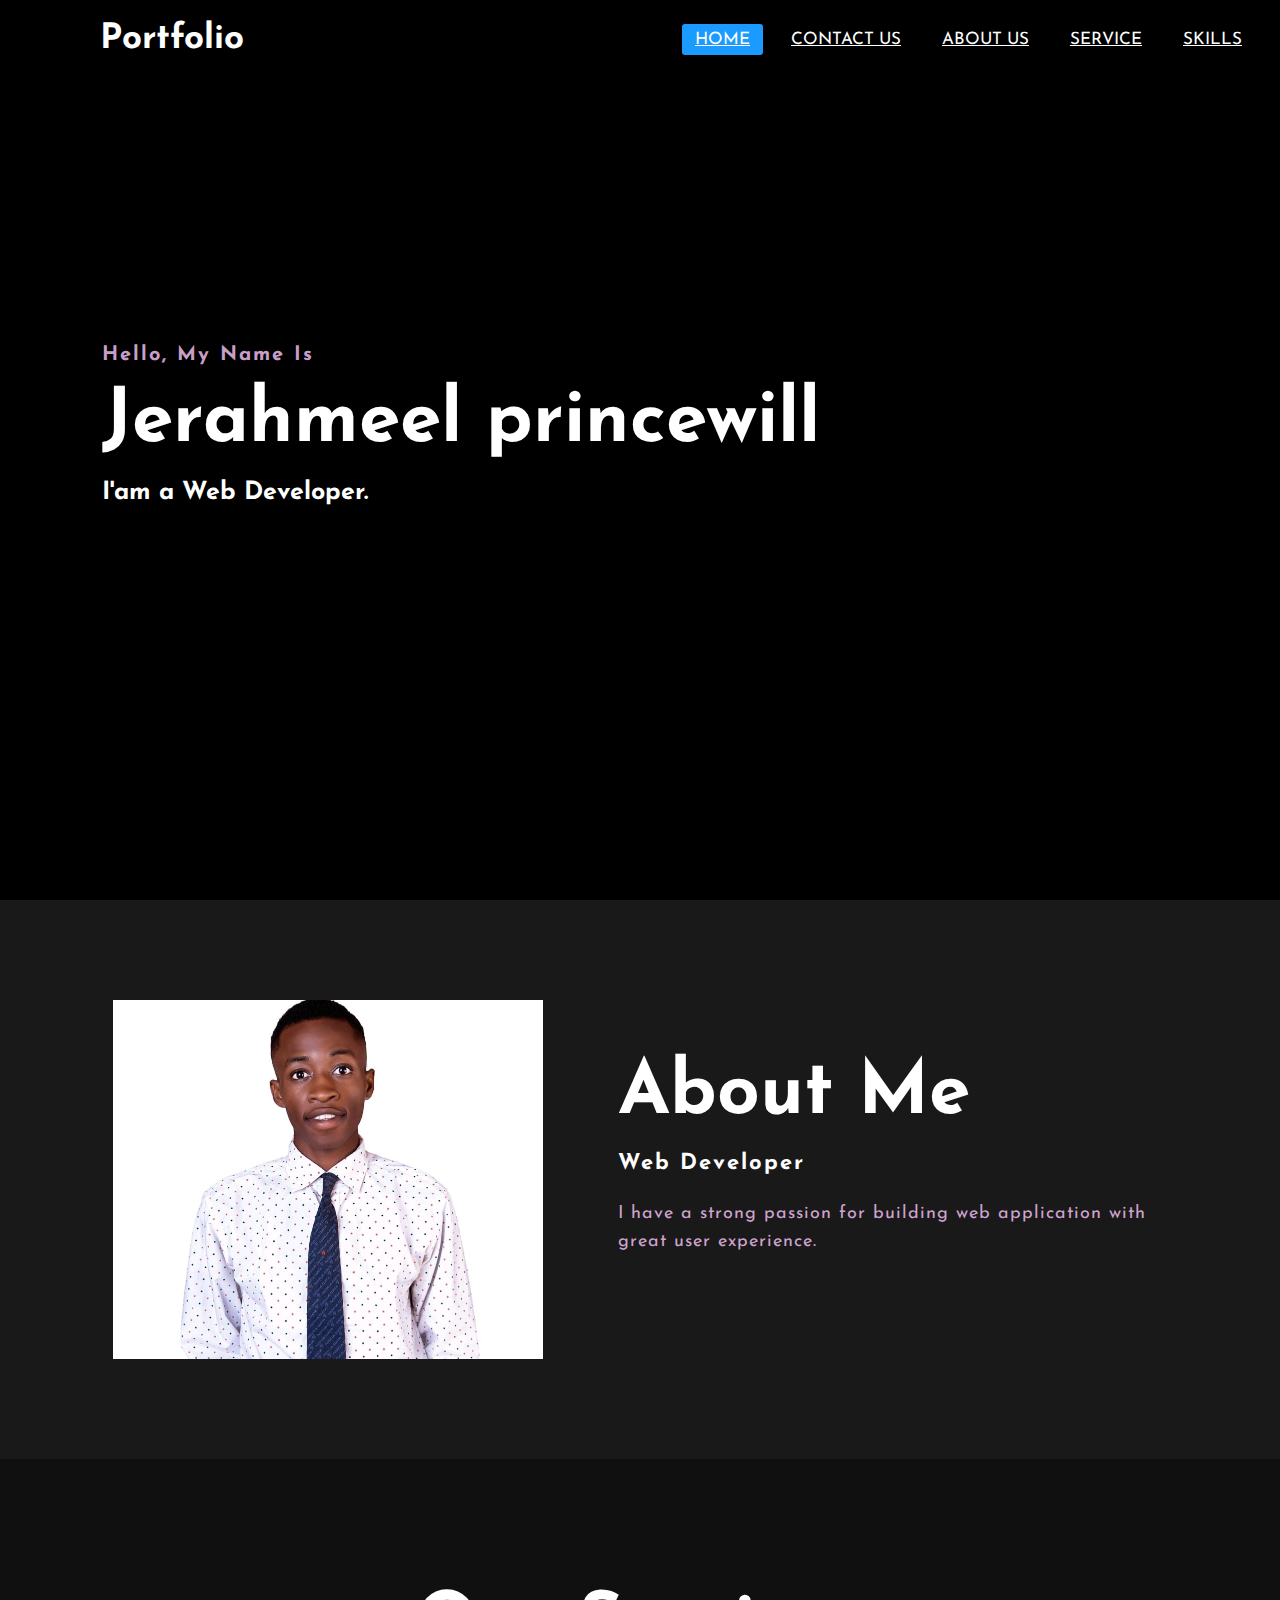
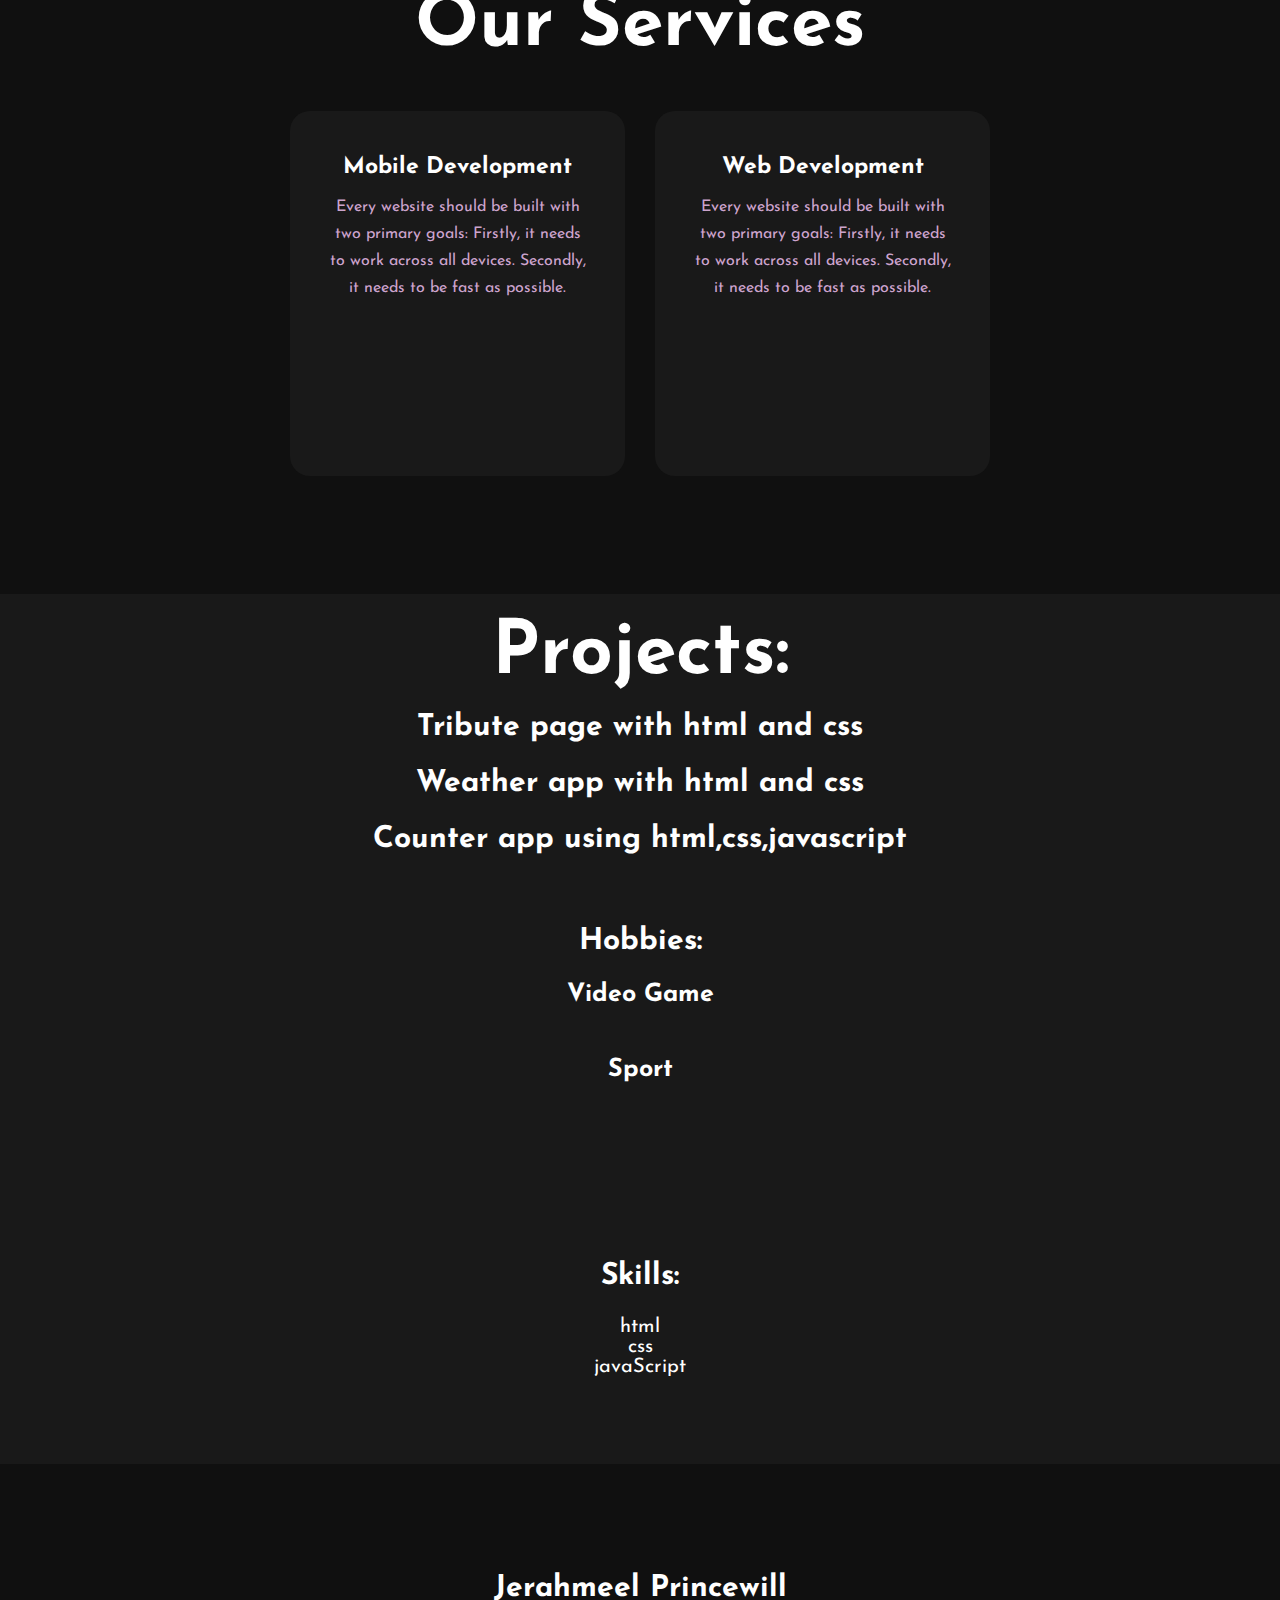
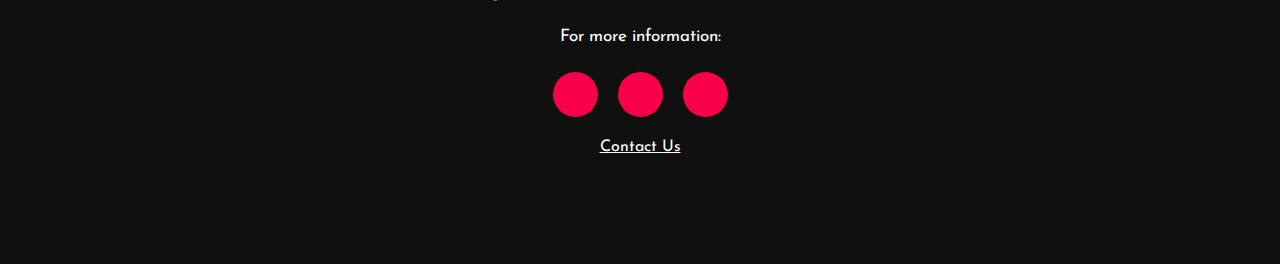
<file: week 3/css fundamentals/index.html>
<!DOCTYPE html>
<html>
<head>
	<title>Portfolio </title>
	<link rel="stylesheet" type="text/css" href="style.css">
<link rel="stylesheet" href="https://fonts.googleapis.com/icon?family=Material+Icons">
	<link rel="preconnect" href="https://fonts.gstatic.com">
  <link href="https://fonts.googleapis.com/css2?family=Josefin+Sans:ital,wght@0,100;0,200;0,300;0,400;0,500;0,600;0,700;1,100;1,200;1,300;1,400;1,500;1,600;1,700&display=swap" rel="stylesheet">

  <link rel="stylesheet" href="https://cdnjs.cloudflare.com/ajax/libs/font-awesome/5.15.3/css/all.min.css" integrity="sha512-iBBXm8fW90+nuLcSKlbmrPcLa0OT92xO1BIsZ+ywDWZCvqsWgccV3gFoRBv0z+8dLJgyAHIhR35VZc2oM/gI1w==" crossorigin="anonymous" referrerpolicy="no-referrer" />

</head>
<body>
	<!----hero Section start---->

	<div class="hero">
	<nav >
  <input type="checkbox" id="check">
  <label for="check" class="checkbtn">
<i class="material-icons">menu</i>
  </label>
 <label class="logo">
   Portfolio
 </label>
  
 
   <ul>
     <li><a class="active" href="#">Home</a></li>
     <li><a href="contact.html">Contact Us</a></li>
     <li><a href="#about ">About us</a></li>
     <li><a href="#service">Service</a></li>
     <li><a href="#skills">Skills</a></li>
   </ul>
</nav>

		<div class="content">
			<h4>Hello, My Name Is</h4>
			<h1>Jerahmeel <span>princewill</span></h1>
			<h3>I'am a Web Developer.</h3>
		
		</div>
	</div>

	<!----About section start---->
	<section id="about" class="about">
		<div class="main">
			<img src="me.png">
			<div class="about-text">
				<h2>About Me</h2>
				<h5>Web Developer</h5>
				<p>I have a strong passion for building web application with great user experience.
           </p>
				
			</div>
		</div>
	</section>

	<!-----service section start----------->
	<div id="service" class="service">
		<div class="title">
			<h2>Our Services</h2>
		</div>

		<div class="box">
			<div class="card">
				<i class="fas fa-mobile"></i>
				<h5>Mobile Development</h5>
				<div class="pra">
					<p>Every website should be built with two primary goals: Firstly, it needs to work across all devices. Secondly, it needs to be fast as possible.</p>

					
				</div>
			</div>
			<div class="card">
				<i class="fas fa-laptop"></i>
        
				<h5>Web Development</h5>
				<div class="pra">
					<p>Every website should be built with two primary goals: Firstly, it needs to work across all devices. Secondly, it needs to be fast as possible.</p>

					
				</div>
			</div>

	

		
		</div>
	</div>

	<!------Contact Me------>
	<div class="contact-me">
		<h1>Projects:</h1>
	<p>Tribute page with html and css</p>
	<p>Weather app with html and css</p>
	<p>Counter app using html,css,javascript</p>
	</div>
	<div class="contact-me">
		<p>Hobbies:</p>
  
    <h3>Video Game</h3>
    <h3>Sport</h3>
    
    
	</div>
	<div id="skills" class="contact-me">
		<p>Skills:</p>
  
    <ul>
      <li>html</li>
      <li>css</li>
      <li>javaScript</li>
    </ul>
    
    
	</div>


	<!------footer start--------->
	<footer>
		<p>Jerahmeel Princewill</p>
		<p>For more information:</p>
		<div class="social">
			<a href="#"><i class="fab fa-facebook-f"></i></a>
			<a href="#"><i class="fab fa-instagram"></i></a>
			<a href="#"><i class="fab fa-dribbble"></i></a>
		</div>
		<p><a class="contact-us" href="contact.html">Contact Us</a></p>
	</footer>
</body>
</html>
</file>
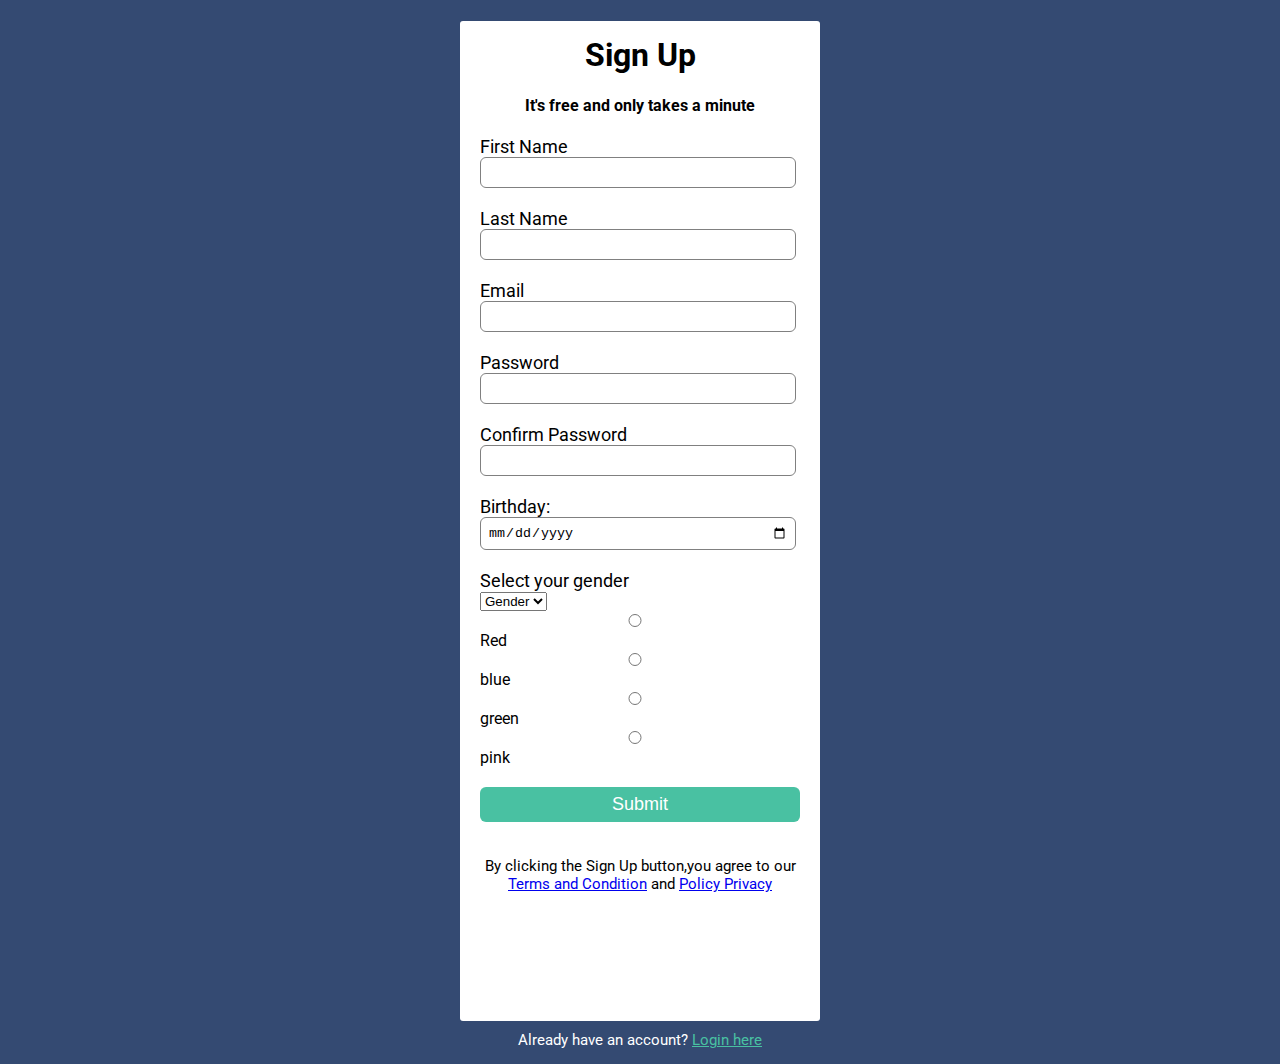
<file: week 3/using html and css/index.html>
<!DOCTYPE html>
<html lang="en">

<head>
  <title>Sign Up | By Code Info</title>
  <link rel="stylesheet" href="style.css" />
  <link href="https://fonts.googleapis.com/css2?family=Roboto:wght@300&display=swap" rel="stylesheet" />
</head>

<body>
  <div class="signup-box">
    <h1>Sign Up</h1>
    <h4>It's free and only takes a minute</h4>
    <form action="success.html">
      <label>First Name</label>
      <input type="text" placeholder="" required />
      <label>Last Name</label>
      <input type="text" placeholder="" required />
      <label>Email</label>
      <input type="email" placeholder="" required />
      <label>Password</label>
      <input type="password" placeholder="" required />
      <label>Confirm Password</label>
      <input type="password" placeholder="" required />
      <label for="Date Of Birth">Birthday:</label>
      <input type="date" id="birthday" name="birthday">
      <label for="gender"> Select your gender</label>
      <select name="gender">
        <option value="none" selected>Gender</option>
        <option value="male">Male</option>
        <option value="female">Female</option>
        <option value="other">other</option>




        <label>Kindly Select your favorite color</lebel>
          <input type="radio" name="red" value="red"> Red <br>
          <input type="radio" name="color" value="blue"> blue <br>
          <input type="radio" name="color" value="green">green<br>
          <input type="radio" name="color" value="pink">pink <br>



          <input class="btn" type="submit" value="Submit" />

    </form>
    <p>
      By clicking the Sign Up button,you agree to our <br />
      <a href="#">Terms and Condition</a> and <a href="#">Policy Privacy</a>
    </p>
  </div>
  <p class="para-2">
    Already have an account? <a href="login.html">Login here</a>
  </p>
</body>

</html>
</file>
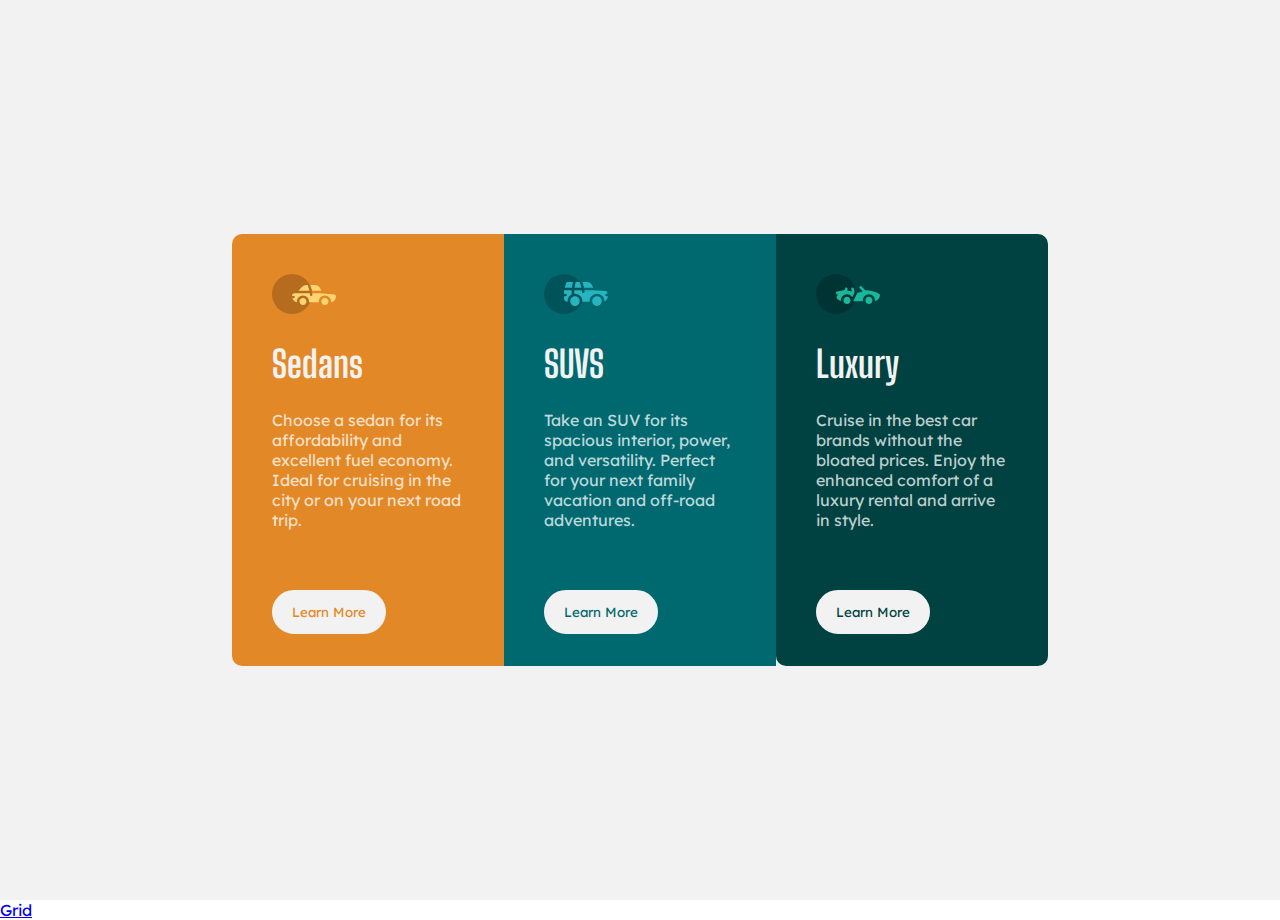
<file: week4/css cont/index.html>
<!DOCTYPE html>
<html lang="en">

<head>
  <meta charset="UTF-8">
  <meta name="viewport" content="width=device-width, initial-scale=1.0">
  <!-- displays site properly based on user's device -->

  <link rel="icon" type="image/png" sizes="32x32" href="./images/favicon-32x32.png">

  <title>flex</title>
  <link rel="stylesheet" href="style.css">
</head>

<body>
  <div class="container">
    <div class="items">
      <div class="item first">
        <div class="image"><img src="./images/icon-sedans.svg" alt="icon"></div>
        <h1>
          Sedans
        </h1>
        <p>
          Choose a sedan for its affordability and excellent fuel economy. Ideal for cruising in the city
          or on your next road trip.
        </p>
        <button>Learn more</button>
      </div>
      <div class="item second">
        <div class="image"><img src="./images/icon-suvs.svg" alt="icon"></div>
        <h1>
          SUVS
        </h1>
        <p>
          Take an SUV for its spacious interior, power, and versatility. Perfect for your next family vacation
          and off-road adventures.
        </p>
        <button>Learn more</button>
      </div>
      <div class="item third">
        <div class="image"><img src="./images/Flexbox/icon-luxury.svg" alt="icon"></div>
        <h1>
          Luxury
        </h1>
        <p>
          Cruise in the best car brands without the bloated prices. Enjoy the enhanced comfort of a luxury
          rental and arrive in style.
        </p>
        <button>Learn more</button>
      </div>
    </div>
  </div>
<a href="grid.html">Grid</a>
</body>

</html>
</file>
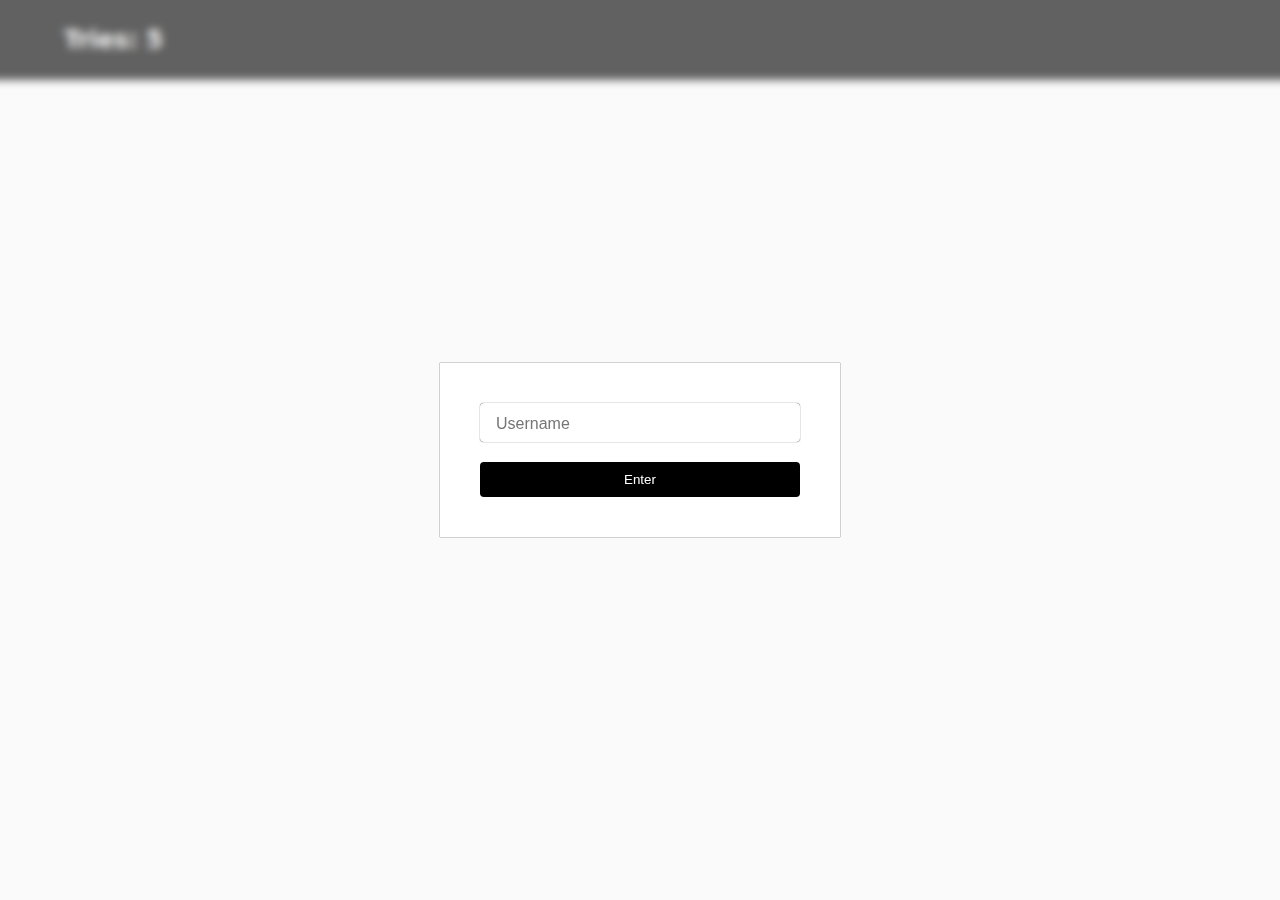
<file: week4/guessing game task/index.html>
<!DOCTYPE html>
<html lang="en">
<head>
    <meta charset="UTF-8">
    <meta http-equiv="X-UA-Compatible" content="IE=edge">
    <meta name="viewport" content="width=device-width, initial-scale=1.0">
    <link rel="stylesheet" href="./style.css">
    <title>Guess Game</title>
</head>
<body>

    <!-- Header -->
    <nav>
        <div class="container">
            <div class="nav_container">
                <div class="nav_left">
                    <h2>Tries: <span id="life"></span></h2>
                </div>
                <div class="nav_right">
                    
                    <span id="user"></span>
                </div>
            </div>
        </div>
    </nav>

    <!-- Main -->
    <main>
        <div class="container">
            <div class="game_section">
                <h2>Guessing game</h2>
                <p id="question"></p>
                <input type="number" id="guessInput" placeholder="Secret number " />
                <button id="guessBtn"><span>Submit</span></button>
            </div>
        </div>
    </main>

    <!-- User Section -->
    <div class="user_section_container">
        <div class="container">
            <div class="user_section">
                <input type="text" name="username" 
                    id="username" placeholder="Username"
                    autocomplete="off" 
                />
                <button id="userBtn"><span>Enter</span></button>
            </div>
        </div>
    </div>
    
    <!-- Toast -->
    <div class="toast"></div>

    <!-- Game over alert -->
    <div class="game_over">
        <div class="flex_center_center">
            <h2>Game Over, try again.</h2>
            <button id="resetBtn">Try Again!</button>
        </div>
    </div>

    <script src="./index.js"></script>
</body>
</html>
</file>
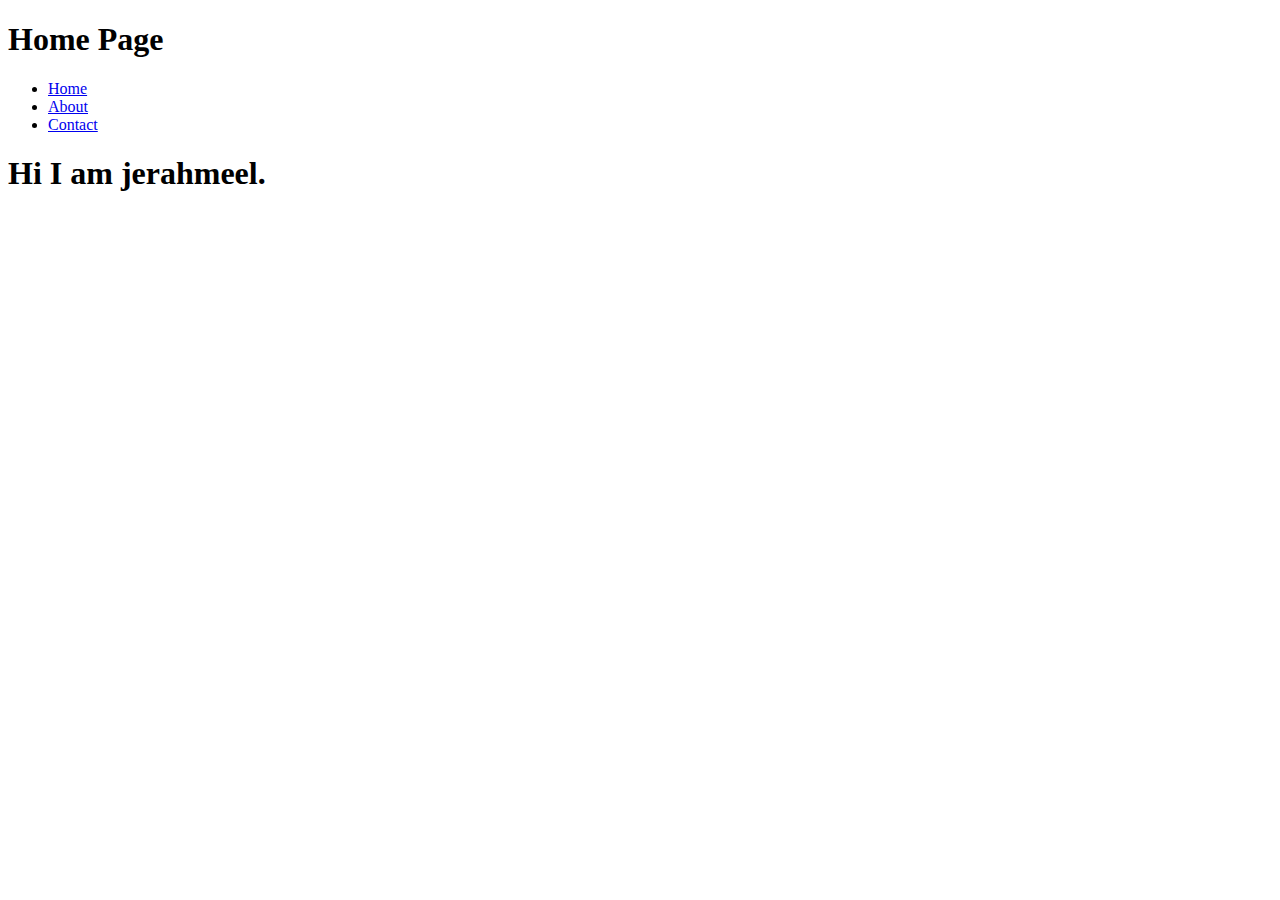
<file: week5/NodeJS-Assignment-main/public/index.html>
<!DOCTYPE html>
<html lang="en">
  <head>
    <meta charset="UTF-8" />
    <meta name="viewport" content="width=device-width, initial-scale=1.0" />
    <meta http-equiv="X-UA-Compatible" content="ie=edge" />
    <title>Home Page</title>
  </head>
  <body>
    <h1>Home Page</h1>
    <ul>
      <li><a href="/index">Home</a></li>
      <li><a href="/about">About</a></li>
      <li><a href="/contact">Contact</a></li>
    </ul>

    <h1>Hi I am jerahmeel.</h1>
  </body>
</html>
</file>
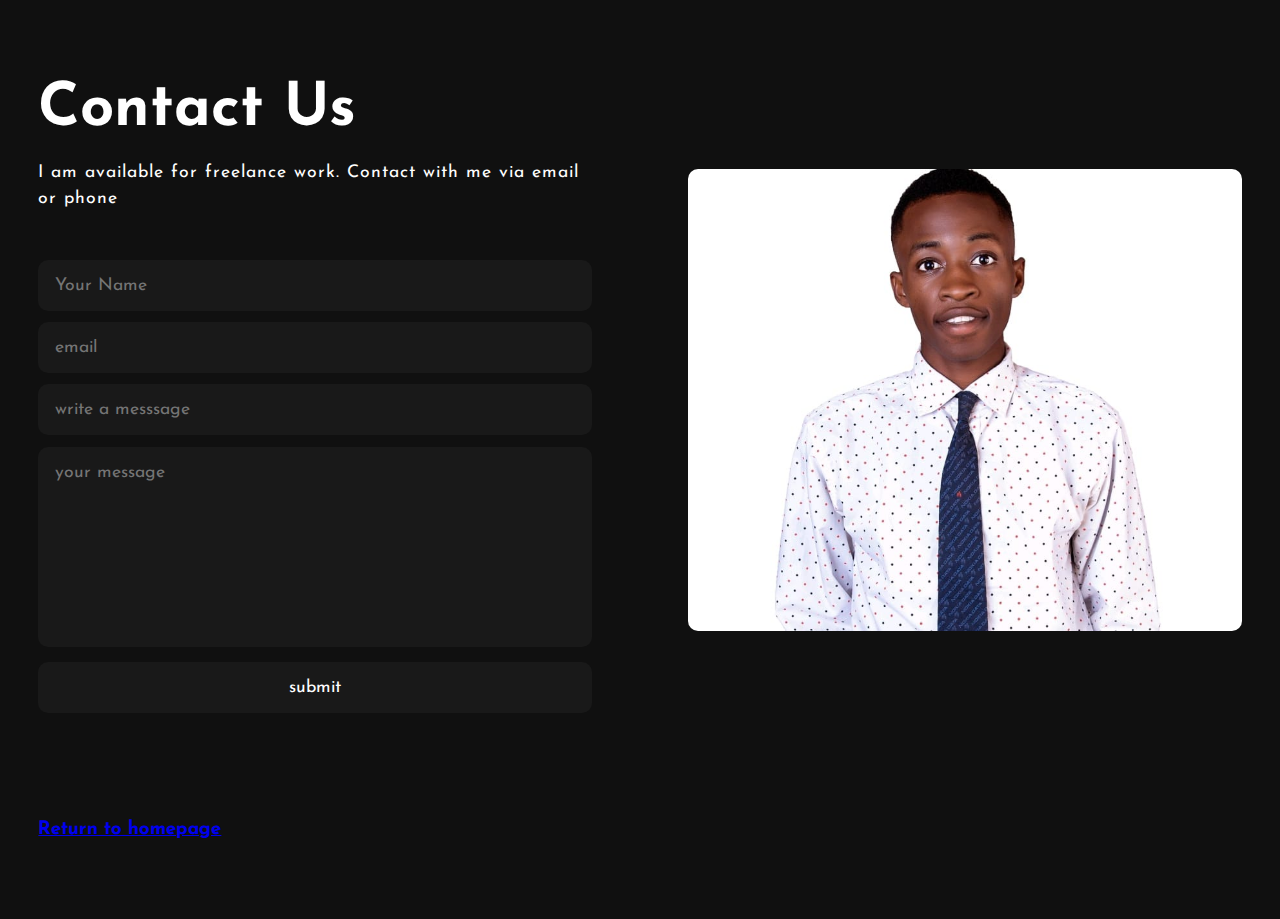
<file: week 3/css fundamentals/contact.html>
<!DOCTYPE html>
<html lang="en">
<head>
    <meta charset="UTF-8">
    <meta http-equiv="X-UA-Compatible" content="IE=edge">
    <meta name="viewport" content="width=device-width, initial-scale=1.0">
    <title>contact us page</title>
    <link href="https://fonts.googleapis.com/css2?family=Josefin+Sans:ital,wght@0,100;0,200;0,300;0,400;0,500;0,600;0,700;1,100;1,200;1,300;1,400;1,500;1,600;1,700&display=swap" rel="stylesheet">

  <link rel="stylesheet" type="text/css" href="contact.css">
</head>
<body>
   <section class="contact">
     <div class="contact-form">
      <h1>Contact <span>Us</span></h1>
       <p>I am available for freelance work. Contact with me  via email or phone</p>
       <form action="">
         <input type="" placeholder="Your Name" required>
         <input type="email" name="email" placeholder="email" required>
         <input type="" placeholder="write a messsage" required>
         <textarea name="" id="" col="30" row="10" placeholder="your message"></textarea>
         <input type="submit" name="" value="submit" class="btn">
       </form>
     </div>
     <div class="contact-img">
       <img src="me.png">
     </div>
  <h3 ><a href="index.html">Return to homepage</a></h3>
   </section> 
</body>
</html>
</file>
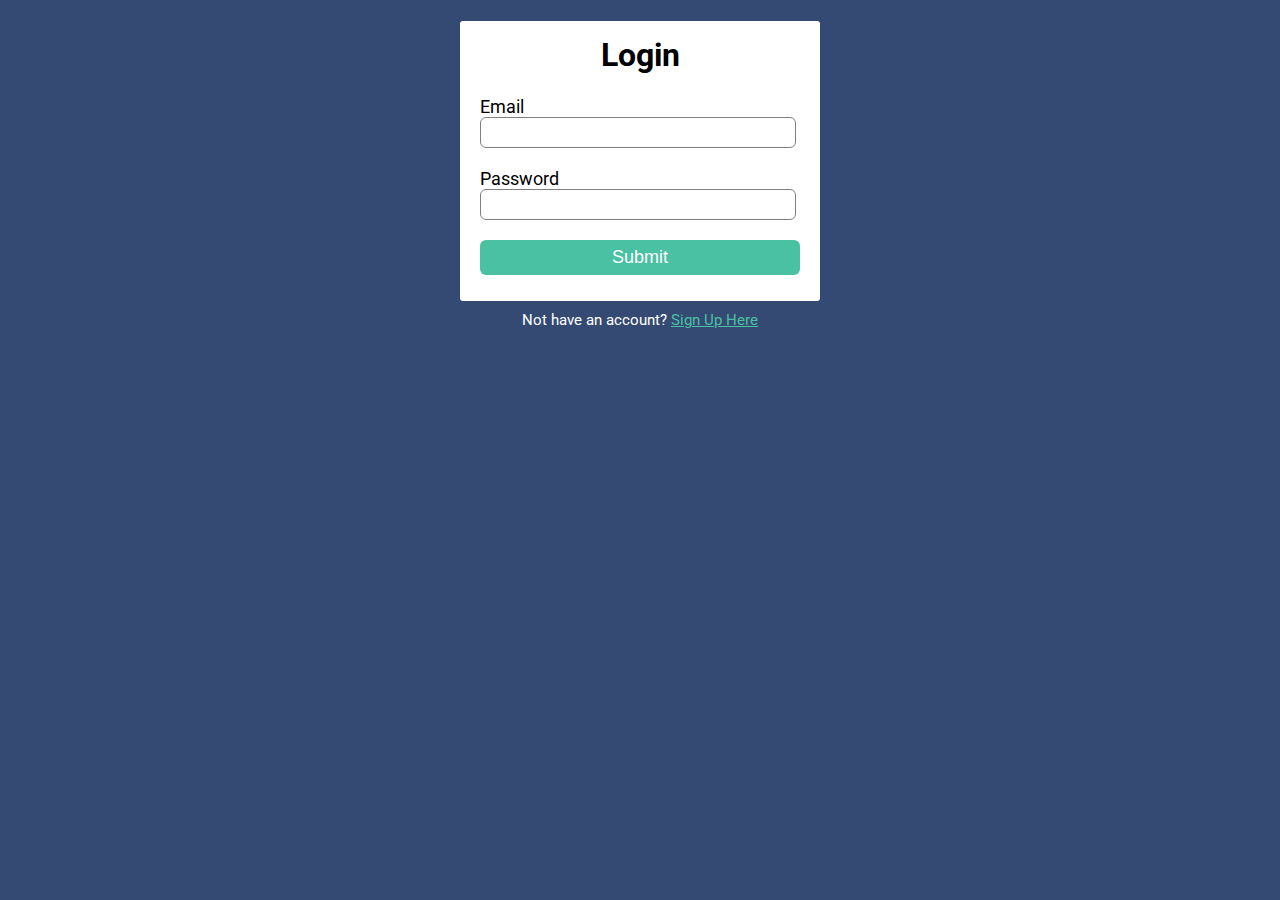
<file: week 3/using html and css/login.html>
<!DOCTYPE html>
<html lang="en">
  <head>
    <title>Login | By Code Info</title>
    <link rel="stylesheet" href="style.css" />
    <link
      href="https://fonts.googleapis.com/css2?family=Roboto:wght@300&display=swap"
      rel="stylesheet"
    />
  </head>
  <body>
    <div class="login-box">
      <h1>Login</h1>
      <form action="success.html">
        <label>Email</label>
        <input type="email" placeholder="" required/>
        <label>Password</label>
        <input type="password" placeholder="" required />
        <input class="btn"  type="submit" value="Submit"  />
      </form>
    </div>
    <p class="para-2">
      Not have an account? <a href="index.html">Sign Up Here</a>
    </p>
  </body>
</html>
</file>
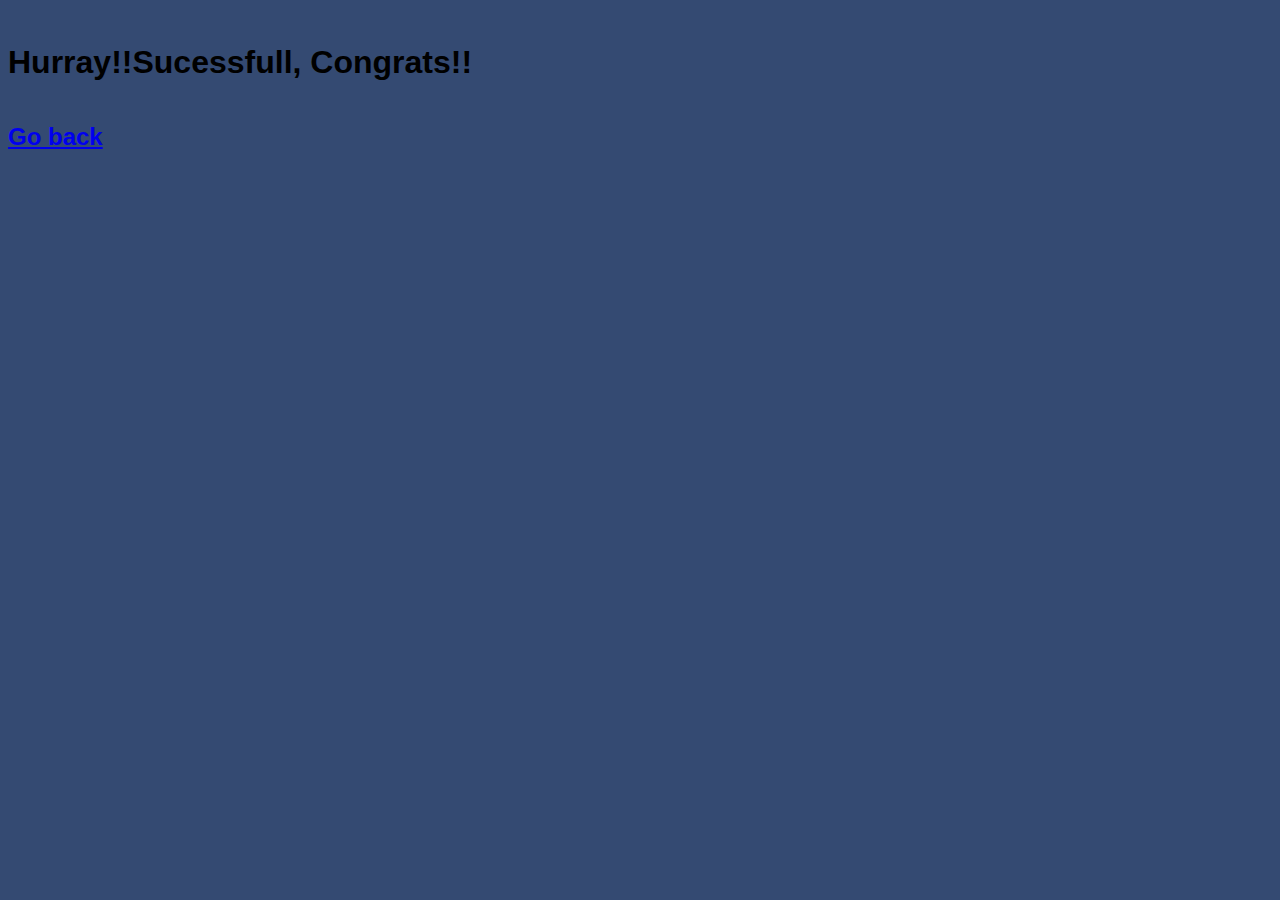
<file: week 3/using html and css/success.html>
<!DOCTYPE html>
<html lang="en">
<head>
    <meta charset="UTF-8">
    <meta http-equiv="X-UA-Compatible" content="IE=edge">
    <meta name="viewport" content="width=device-width, initial-scale=1.0">
    <link rel="stylesheet" href="style.css" />
  
    <title>Success</title>
</head>
<body>
  <div class="success">
    
 
  <h1>Hurray!!</h1>
  <h1> Sucessfull, Congrats!!</h1>
   </div> 
 <h2 ><a href="index.html">Go back</a></h2>
</body>
</html>
</file>
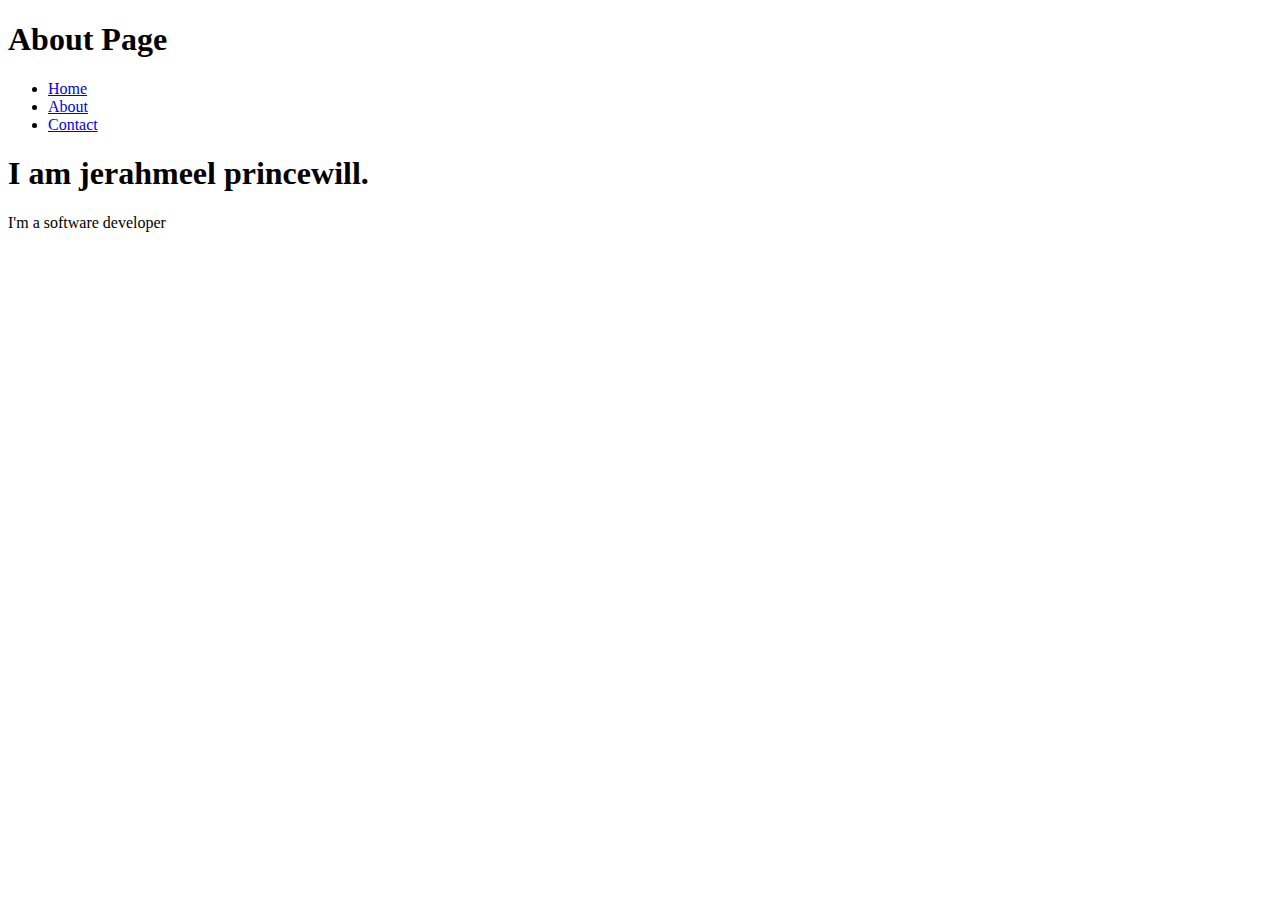
<file: week5/NodeJS-Assignment-main/public/about.html>
<!DOCTYPE html>
<html lang="en">
  <head>
    <meta charset="UTF-8" />
    <meta name="viewport" content="width=device-width, initial-scale=1.0" />
    <meta http-equiv="X-UA-Compatible" content="ie=edge" />
    <title>About Page</title>
  </head>
  <body>
    <h1>About Page</h1>
    <ul>
      <li><a href="/home">Home</a></li>
      <li><a href="/about">About</a></li>
      <li><a href="/contact">Contact</a></li>
    </ul>
    <h1> I am jerahmeel princewill.</h1>
    <p>I'm a software developer</p>
  </body>
</html>
</file>
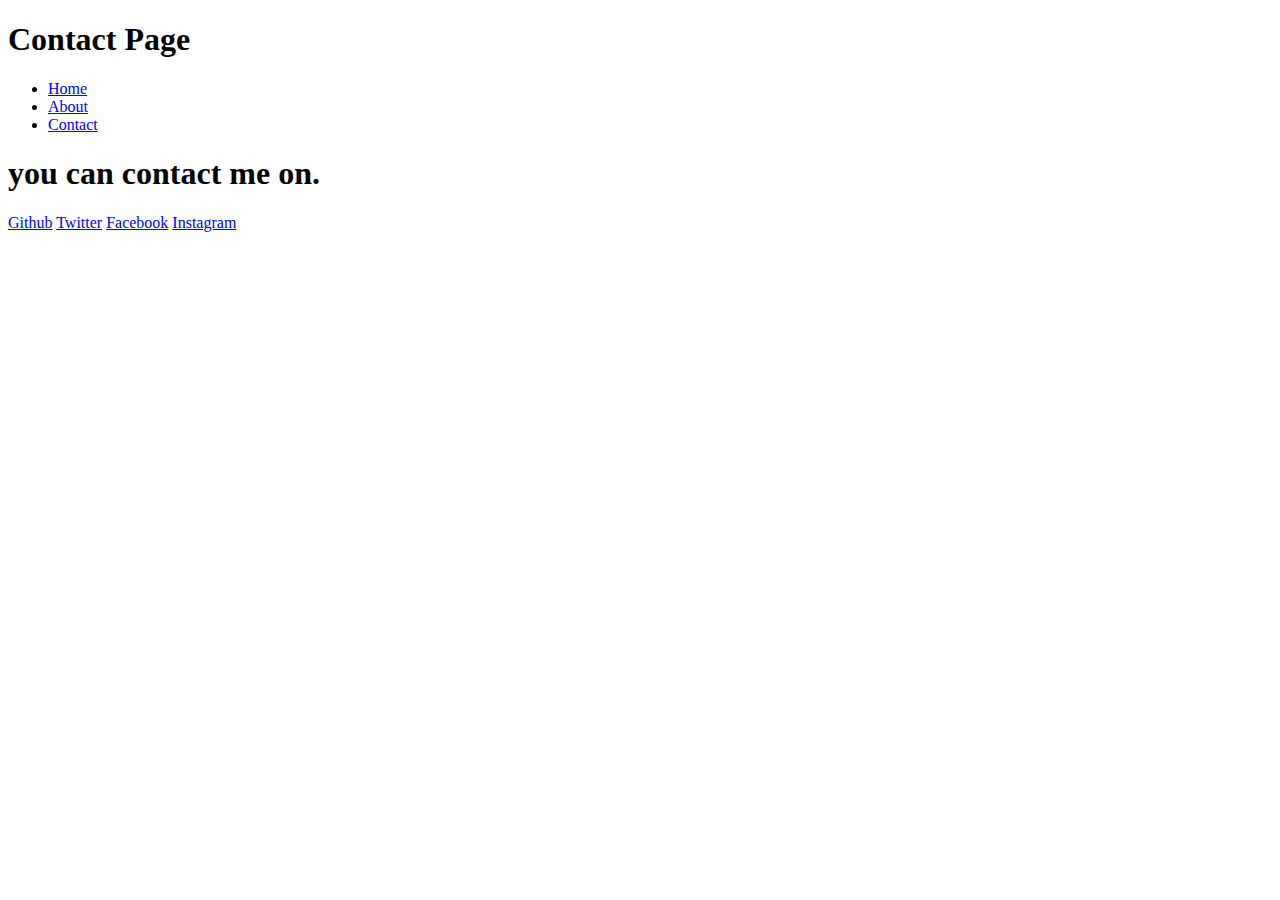
<file: week5/NodeJS-Assignment-main/public/contact.html>
<!DOCTYPE html>
<html lang="en">
  <head>
    <meta charset="UTF-8" />
    <meta name="viewport" content="width=device-width, initial-scale=1.0" />
    <meta http-equiv="X-UA-Compatible" content="ie=edge" />
    <title>Contact</title>
  </head>
  <body>
    <h1>Contact Page</h1>
    <ul>
      <li><a href="/home">Home</a></li>
      <li><a href="/about">About</a></li>
      <li><a href="/contact">Contact</a></li>
    </ul>
    <h1> you can contact me on.</h1>
    <a href="https://github.com/jarahmeel200/">Github</a>
    <a href="https://twitter.com/JerahmeelJamico">Twitter</a>
    <a href="https://facebook.com/jerameel/">Facebook</a>
    <a href="https://www.instagram.com/jerahmeelprincewill/">Instagram</a>
  </body>
</html>
</file>
<file: week 3/css fundamentals/style.css>
*{
	padding: 0;
	margin: 0;
	font-family: 'Josefin Sans', sans-serif;
	box-sizing: border-box;
}
.hero{
	height: 100vh;
	width: 100%;
	background: black;
	background-size: cover;
	background-position: center;
}
 }
  nav{
    background:#0082e6;
    height: 80px;
    width:100%;
  }
  label.logo{
    color:white;
    font-size:35px;
    line-height:80px;
    padding:0 100px;
    font-weight:bold;
  }
  nav ul{
    float:right;
    margin-right: 20px;
  }
  nav ul li{
    display: inline-block;
    line-height:80px;
    margin: 0 5px;
  }
  nav ul li a{
    color: white;
    font-size:17px;
    padding:7px 13px;
    border-radius:3px;
    text-transform:uppercase;
    
  }
  a.active, a:hover{
    background:#1b9bff;
    transition: .5s;
  }
  .checkbtn{
    font-size: 30px;
    color: white;
    float:right;
    line-height:80px;
    margin-right: 40px;
    cursor:pointer;
    display: none;
  }
  #check{
    display:none;
  }
  @media (max-width: 952px){
    label.logo{
      font-size: 30px;
      padding-left: 50px;
      
    }
    nav ul li a{
      font-size: 16px;
      
    }
  }
  @media (max-width: 858px){
    .checkbtn{
      display:block;
    }
    ul{
      position: fixed;
      width:100%;
      height:100vh;
      background: #2c3e50;
      top:80px;
      left:-100%;
      text-align: center;
      transition: all .5s;
    }
    nav ul li{
      display:block;
      margin: 50px 0;
      line-height: 30px ;
    }
    nav ul li a{
      font-size: 20px;
    }
    a:hover, a.active{
      background:none;
      color: #0082e6;
    }
    #check:checked ~ ul{
    left:0;  
    }
  }
  /* **** */
  .container{
    display: flex;
    width: 100%;
  }
  .hero-container{
   
  }
  .img-container{
      float:right;
    margin-right: 20px;
  }

.btn{
	background-color:#f9004d;
	color: white;
	text-decoration: none;
	border: 2px solid transparent;
	font-weight: bold;
	padding: 10px 25px;
	border-radius: 30px;
	transition: transform .4s; 
}
.btn:hover{
	transform: scale(1.2);
}
.content{
	position: absolute;
	top: 50%;
	left:8%;
	transform: translateY(-50%);
}
h1{
	color: white;
	margin: 20px 0px 20px;
	font-size: 75px;
}
h3{
	color: white;
	font-size: 25px;
	margin-bottom: 50px;
}
h4{
	color: #fcfc;
	letter-spacing: 2px;
	font-size: 20px;
}
.newslatter form{
	width: 380px;
	max-width: 100%;
	position: relative;
}
.newslatter form input:first-child{
	display: inline-block;
	width: 100%;
	padding: 14px 130px 14px 15px;
	border: 2px solid #f9004d;
	outline: none;
	border-radius: 30px;
}
.newslatter form input:last-child{
	position: absolute;
	display: inline-block;
	outline: none;
	border: none;
	padding: 10px 30px;
	border-radius: 30px;
	background-color:#f9004d;
	color: white;
	box-shadow: 0px 0px 5px #000, 0px 0px 15px #858585;
	top: 6px;
	right: 6px; 
}

.about{
	width: 100%;
	padding: 100px 0px;
	background-color: #191919;
}
.about img{
	height: auto;
	width: 430px;
}
.about-text{
	width: 550px;
}
.main{
	width: 1130px;
	max-width: 95%;
	margin: 0 auto;
	display: flex;
	align-items: center;
	justify-content: space-around;
}
.about-text h2{
	color: white;
	font-size: 75px;
	text-transform: capitalize;
	margin-bottom: 20px;
}
.about-text h5{
	color: white;
	letter-spacing: 2px;
	font-size: 22px;
	margin-bottom: 25px;
	text-transform: capitalize;
}
.about-text p{
	color: #fcfc;
	letter-spacing: 1px;
	line-height: 28px;
	font-size: 18px;
	margin-bottom: 45px;
}
button{
	background-color:#f9004d;
	color: white;
	text-decoration: none;
	border: 2px solid transparent;
	font-weight: bold;
	padding: 13px 30px;
	border-radius: 30px;
	transition: .4s; 
}
button:hover{
	background-color: transparent;
	border: 2px solid #f9004d;
	cursor: pointer;
}

.service{
	background: #101010;
	width: 100%;
	padding: 100px 0px;
}
.title h2{
	color: white;
	font-size: 75px;
	width: 1130px;
	margin: 30px auto;
	text-align: center;
}
.box{
	display: flex;
	justify-content: center;
	align-items: center;
	min-height: 400px;
}
.card{
	height: 365px;
	width: 335px;
	padding: 20px 35px;
	background: #191919;
	border-radius: 20px;
	margin: 15px;
	position: relative;
	overflow: hidden;
	text-align: center;
}
.card i{
	font-size: 50px;
	display: block;
	text-align: center;
	margin: 25px 0px;
	color: #f9004d;

}
h5{
	color: white;
	font-size: 23px;
	margin-bottom: 15px;
}
.pra p{
	color: #fcfc;
	font-size: 16px;
	line-height: 27px;
	margin-bottom: 25px;
}
.card .button{
	background-color:#f9004d;
	color: white;
	text-decoration: none;
	border: 2px solid transparent;
	font-weight: bold;
	padding: 9px 22px;
	border-radius: 30px;
	transition: .4s; 
}
.card .button:hover{
	background-color: transparent;
	border: 2px solid #f9004d;
	cursor: pointer;
}
.contact-me{
	width: 100%;
	height: 290px;
	background: #191919;
	display: flex;
	align-items: center;
	flex-direction: column;
	justify-content: center;
}
.contact-me p{
	color: white;
	font-size: 30px;
	font-weight: bold;
	margin-bottom: 25px;
}
.contact-me .button-two{
	background-color:#f9004d;
	color: white;
	text-decoration: none;
	border: 2px solid transparent;
	font-weight: bold;
	padding: 13px 30px;
	border-radius: 30px;
	transition: .4s; 
}
.contact-me .button-two:hover{
	background-color: transparent;
	border: 2px solid #f9004d;
	cursor: pointer;
}
footer{
	position: relative;
	width: 100%;
	height: 400px;
	background: #101010;
	display: flex;
	flex-direction: column;
	align-items: center;
	justify-content: center;
}
footer p:nth-child(1){
	font-size: 30px;
	color: white;
	margin-bottom: 20px;
	font-weight: bold;
}
footer p:nth-child(2){
	color: white;
	font-size: 17px;
	width: 500px;
	text-align: center;
	line-height: 26px;
}
.social{
	display: flex;
}
.social a{
	width: 45px;
	height: 45px;
	display: flex;
	align-items: center;
	justify-content: center;
	background:  #f9004d;
	border-radius: 50%;
	margin: 22px 10px;
	color: white;
	text-decoration: none;
	font-size: 20px;
}
.social a:hover{
	transform: scale(1.3);
	transition: .3s;
}
.end{
	position: absolute;
	color:#f9004d;
	bottom: 35px;
	font-size: 14px; 
}
.contact-us{
/*   text-decoration:none; */
  color:white;
}
/* ***** */
.contact-me ul{
  display:flex;
  align-items:center;
  flex-direction: column;
  top:0;
}
.contact-me ul li{
  color: white;
  list-style-type: none;
  font-size: 20px;
}
</file>
<file: week 3/using html and css/style.css>
body {
  background-color: #344a72;
  font-family: "Roboto", sans-serif;
}

.signup-box {
  width: 360px;
  height: 1000px;
  margin: auto;
  background-color: white;
  border-radius: 3px;
}

.login-box {
  width: 360px;
  height: 280px;
  margin: auto;
  border-radius: 3px;
  background-color: white;
}

h1 {
  text-align: center;
  padding-top: 15px;
}

h4 {
  text-align: center;
}

form {
  width: 300px;
  margin-left: 20px;
}

form label {
  display: flex;
  margin-top: 20px;
  font-size: 18px;
}

form input {
  width: 100%;
  padding: 7px;
  border: none;
  border: 1px solid gray;
  border-radius: 6px;
  outline: none;
}
.btn {
  width: 320px;
  height: 35px;
  margin-top: 20px;
  border: none;
  background-color: #49c1a2;
  color: white;
  font-size: 18px;
}
p {
  text-align: center;
  padding-top: 20px;
  font-size: 15px;
}
.para-2 {
  text-align: center;
  color: white;
  font-size: 15px;
  margin-top: -10px;
}
.para-2 a {
  color: #49c1a2;
}

.success{
  display:flex;
  align-items:center;
  justify-content:center:
}
.color-selector{
  
}
</file>
<file: week4/css cont/style.css>
@import url('https://fonts.googleapis.com/css2?family=Lexend+Deca&display=swap');
@import url('https://fonts.googleapis.com/css2?family=Big+Shoulders+Display:wght@700&display=swap');
*{
    margin: 0;
    padding: 0;
    box-sizing: border-box;
    font-family: 'Lexend Deca', sans-serif;
}


:root{
    --bright-orange: hsl(31, 77%, 52%);
    --dark-cyan: hsl(184, 100%, 22%);
    --very-dark-cyan: hsl(179, 100%, 13%);
}
.items{
    background-color:hsl(0, 0%, 95%);
    min-height:100vh;
    display : flex;
    flex-direction:row;
    align-items:center;
    justify-content:center;
}
.item{
    background-color: var(--dark-cyan);
    min-height: 25rem;
    max-width: 17rem;
    padding : 2.5rem;
    position: relative;
}
.item .image{
    margin-bottom : 1.5rem;
}
.item h1{
    color: hsl(0, 0%, 95%);
    font-size:2.3rem;
    font-family: 'Big Shoulders Display', cursive;
}
.item p{
    color : hsla(0, 0%, 100%, 0.75);
    margin-top : 1.5rem;
    margin-bottom: 6rem;
}

.item button{
    position: absolute;
    bottom: 0;
    background : hsl(0, 0%, 95%);
    margin-bottom: 2rem;
    text-align: center;
    border: 2px solid hsl(0, 0%, 95%);
    padding:12px 18px;
    border-radius:30px;
    color :hsl(184, 100%, 22%);
    text-transform: capitalize;
}
.first{
    background-color:hsl(31, 77%, 52%);
    border-radius:10px 0 0 10px;
}
.second{
    background-color:hsl(184, 100%, 22%);
}
.third{
    background-color:hsl(179, 100%, 13%);
    border-radius: 0 10px 10px 10px;

}

.first button{
    color:hsl(31, 77%, 52%);
}
.second button {
    color:hsl(184, 100%, 22%);
}
.third button{
    color:hsl(179, 100%, 13%);
}
button:hover{
    background-color:transparent;
    color:hsl(0, 0%, 95%);
}
@media (max-width: 950px)  {
    .items{
        flex-direction:column;
        padding: 5rem 0;
    }
    .item{
        min-width: 22rem;
    }
}
</file>
<file: week4/guessing game task/style.css>
* {
    margin: 0;
    padding: 0;
    box-sizing: border-box;
    scroll-behavior: smooth;
}
:root {
    --primary-color:black;
}

body {
    width: 100%;
    min-height: 100vh;
    font-family: system-ui, -apple-system, BlinkMacSystemFont, 'Segoe UI', Roboto, Oxygen, Ubuntu, Cantarell, 'Open Sans', 'Helvetica Neue', sans-serif;
}

.container {width: 90%;margin: 0 auto;}

nav {
    position: fixed;
    top: 0;
    left: 0;
    width: 100%;
    height: 80px;
    background-color: var(--primary-color);
    display: flex;justify-content: center;align-items: center;
    z-index: 2;
}
.nav_container {
    display: flex;
    justify-content: space-between;
    align-items: center;
}
.nav_left {
    color: #fff;
}
.nav_right {
    display: flex;
    justify-content: center;
    align-items: center;
}
.nav_right .userIcon {
    display: inline-block;
    width: 40px;
    height: 40px;
    border-radius: 50%;
    background-color: #fff;
    margin-right: 10px;
    overflow: hidden;
}
.nav_right .userIcon img {width: 100%;height: 100%;object-fit: contain;}
.nav_right #user {
    color: #fff;
}

main {
    position: relative;
    top: 80px;
    width: 100%;
    min-height: calc(100vh - 80px);
    display: flex;
    justify-content: center;
    align-items: center;
}

.game_section {display: none;}
.game_section h2 {
    color: var(--primary-color);
    text-transform: uppercase;
    margin-bottom: 14px;
}

.game_section p {margin-bottom: 20px;}

.user_section_container {
    position: fixed;
    top: 0;
    left: 0;
    width: 100vw;
    height: 100vh;
    z-index: 20;
    display: flex;
    justify-content: center;
    align-items: center;
    background-color: rgba(242, 242, 242, 0.4);
    backdrop-filter: blur(4px);
    transition: transform 0.8s ease;
}
.user_section_container.hide {transform: translateY(-120vh);}

.user_section, .game_section {
    width: 100%;
    min-height: 100px;
    background-color: #fff;
    color: rgba(0, 0, 0, 0.5);
    box-shadow: 0 0 1px var(--primary-color);
    padding: 40px;
    margin: 0 auto;
}

input {
    width: 100%;
    border: none;
    border-radius: 4px;
    box-shadow: 0 0 1px var(--primary-color);
    color: var(--primary-color);
    font-size: 20px;
    padding: 8px 16px;
    outline: none;
    margin-bottom: 20px;
}
input::placeholder {font-size: 16px;}

button {
    width: 100%;
    border: none;
    border-radius: 4px;
    outline: 0;
    padding: 10px;
    margin: 0;
    display: flex;justify-content: center;align-items: center;
    background-color: var(--primary-color);
    color: white;
    transition: background-color 0.2s ease, transform 0.2s ease;
    cursor: pointer;
}
button:hover {background-color: black;}
button:active {transform: scale(0.98);}

.spinner {
    display: inline-block;
    width: 20px;
    height: 20px;
    border-radius: 50%;
    border: 2px solid white;
    border-bottom-color: transparent;
    margin-right: 10px;
    animation: spin 0.8s linear forwards infinite;
}

.toast {
    position: fixed;
    top: 20px;
    right: 20px;
    width: 90%;
    padding: 10px 20px;
    border-radius: 4px;
    background-color: #fff;
    backdrop-filter: blur(4px);
    transform: translateX(120vw);
    transition: transform 0.6s ease;
    z-index: 24;
}
.toast.show {transform: translateX(0vw);}
.toast.success {
    background-color:cyan;
    color: white;
}
.toast.error {
    background-color:red;
    color: white;
}

.game_over {
    position: fixed;
    top: 50%;
    left: 0;
    transform: translate(-120vw, -50%);
    transition: transform 0.6s ease;
    width: 100%;
    height: 300px;
    background-color: #ff6347;
    color: var(--primary-color);
    font-size: 24px;
    display: flex;
    justify-content: center;
    align-items: center;
    z-index: 30;
}
.game_over.show {transform: translate(0, -50%);}

#resetBtn {
    display: inline-block;
    width: max-content;
    margin-top: 10px;
    border: 1px solid var(--primary-color);
    font-weight: bold;
}

.flex_center_center {
    display: flex;
    justify-content: center;
    align-items: center;
    flex-direction: column;
}

.info {color: #ff6347;font-weight: bolder;}

@media screen and (min-width: 600px) {
    .user_section {width: 400px;}
    .game_section {width: 500px;}
    .toast {width: 300px;}
}
</file>
<file: week 3/css fundamentals/contact.css>
*{
  padding:0;
  margin:0;
  box-sizing:border-box;
	font-family: 'Josefin Sans', sans-serif;
  
}
section{
  padding:40px 15%
}
.contact{
  display:grid;
  background:#101010;
  height:100%;
  width:100%;
  min-heigth:100vh;
  grid-template-columns:repeat(2, 2fr);
  align-items:center;
  grid-gap:6rem;
}
.contact-img img{
  max-width:100%;
  width:720px;
  height:auto;
  border-radius:10px;
}

.contact-form h1{
  font-size:80px;
  color:#fff;
  margin-bottom:20px
}

.contact-form p{
  color:white;
  letter-spacing:1px;
  line-height:26px;
  font-size:1.1rem;
  margin-bottom:3.8rem;
}
.contact-form form{
  position:relative;
  
}
.contact-form form input,form textarea{
  width:100%;
  padding:17px;
  border:none;
  outline:none;
  background:#191919;
  color:#fff;
  font-size:1.1rem;
  margin-bottom:0.7rem;
  border-radius:10px;
  
  
}
.contact-form textarea{
  resize:none;
  height:200px;
}
contact-form form .btn{
  display:inline-block;
  background:#f9004d;
  font-size:1.1rem;
  letter-spacing:1px;
  text-transform:uppercase;
  font-weight:600;
  border:2px solid transparent;
  border-radius:10px;
  width:220px;
  transition:ease .20s;
  cursor:pointer;
  
  
}
.contact-form form .btn:hover{
  border: 2px solid #f9004d;
  background:transparent;
  transform: scale(1.1);
  
}
@media (max-width:1570px){
  section{
    padding: 80px 3%;
    transition:.2s;
  }
  .contact-form h1{
    font-size:60px
  }
  .contact-form p{
    margin-bottom:3rem;
  }
}
@media(max-width: 1090px){
  .contact{
    grid-gap:2rem;
    transition: .3s;
  }
}
@media(max-width: 1000px){
  .contact{
  grid-template-columns:1fr;
  }
  contact-form{
    order:2
  }
  .contact-img img{
    max-width: 100%;
    width:100%;
    height:auto;
    text-align: center;
    margin-bottom:30px;
  }
}
</file>
